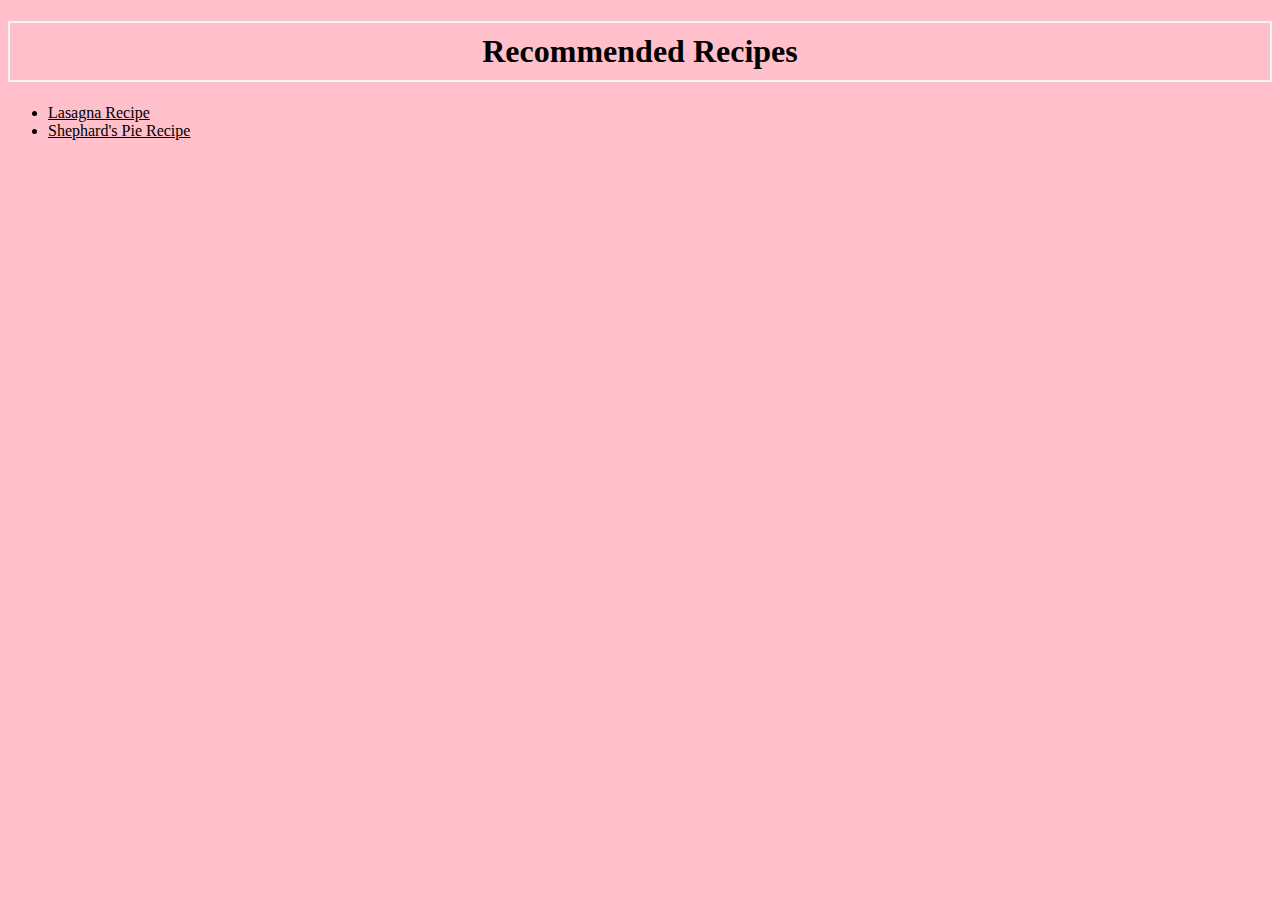
<file: index.html>
<!DOCTYPE html>
<html lang="en">
<head>
    <meta charset="UTF-8">
    <meta http-equiv="X-UA-Compatible" content="IE=edge">
    <meta name="viewport" content="width=device-width, initial-scale=1.0">
    <link rel="stylesheet" href="styles.css">
    <title>Odin Recipes</title>
</head>
<body>
    <h1>Recommended Recipes</h1>
    <ul>
        <li><a href="./recipes/lasagna.html">Lasagna Recipe</a></li>
        <li><a href="./recipes/shephardspie.html">Shephard's Pie Recipe</a></li>
    </ul>
</body>
</html>
</file>
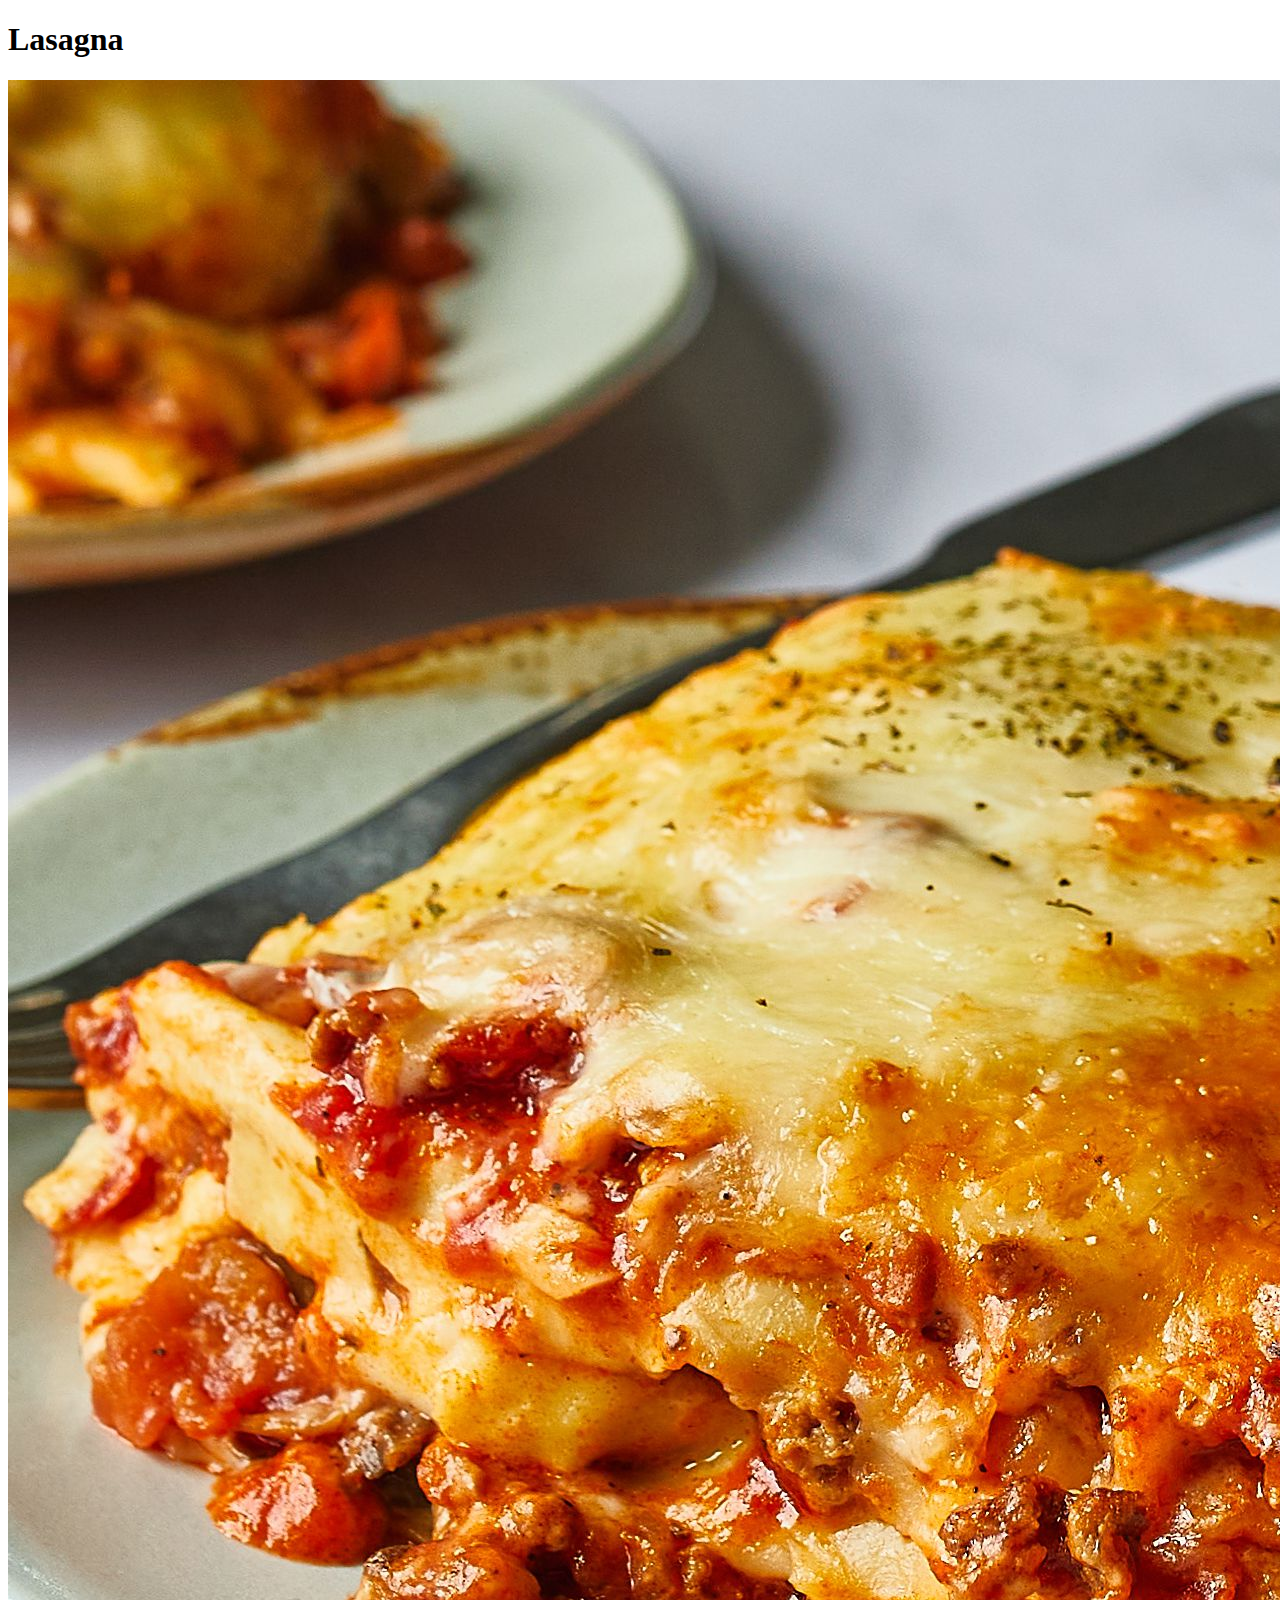
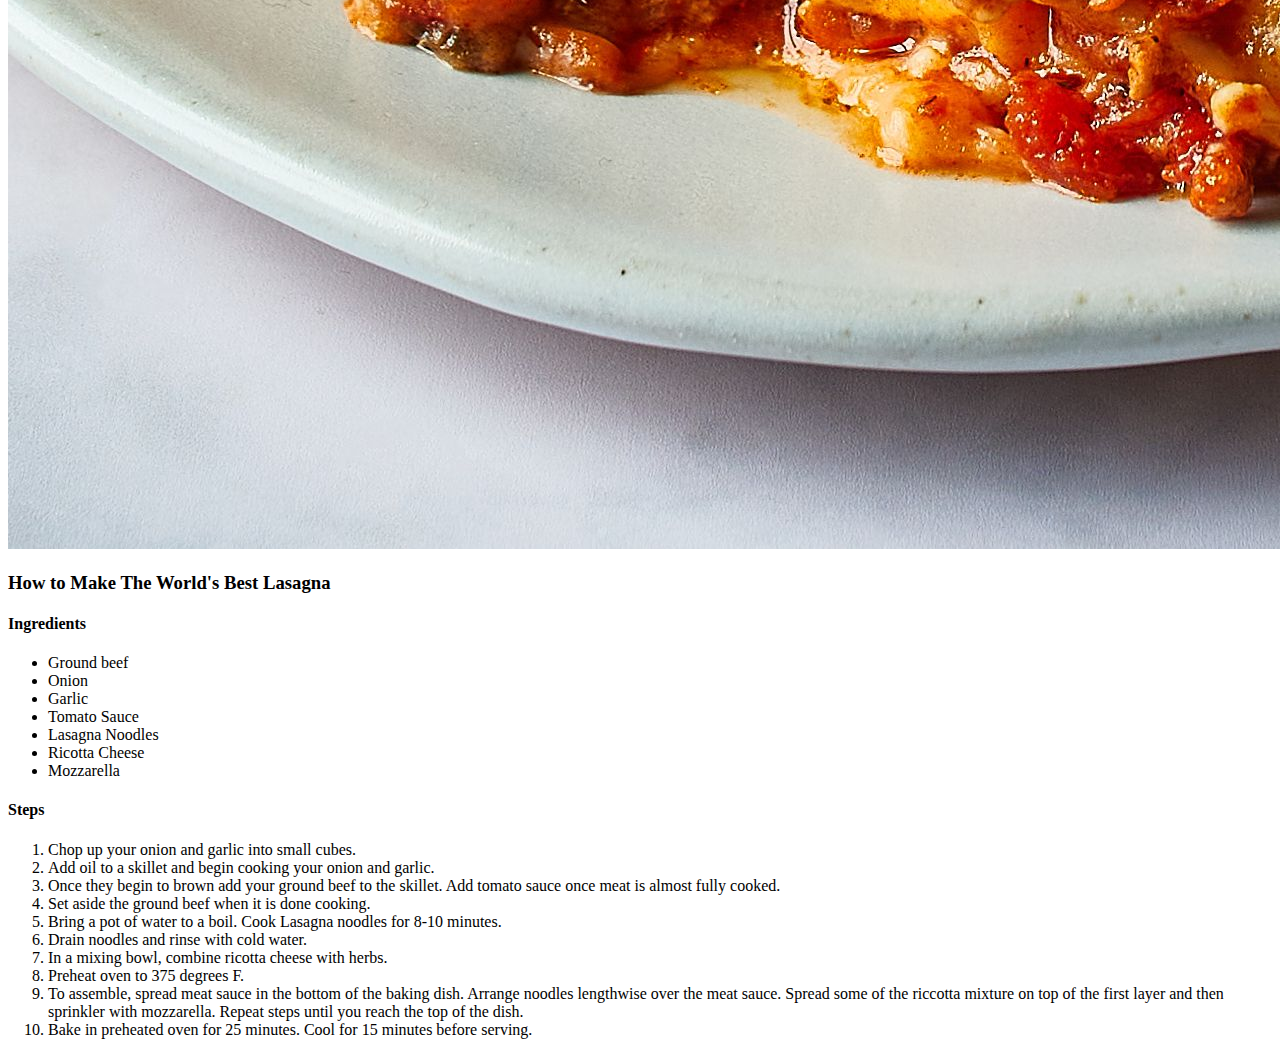
<file: recipes/lasagna.html>
<!DOCTYPE html>
<html lang="en">
<head>
    <meta charset="UTF-8">
    <meta http-equiv="X-UA-Compatible" content="IE=edge">
    <meta name="viewport" content="width=device-width, initial-scale=1.0">
    <title>Lasagna Recipes</title>
</head>
<body>
    <h1>Lasagna</h1>
    <img src="../images/lasagna.jpg" alt="Image of Lasagna">
    <h3>How to Make The World's Best Lasagna</h3>
    <h4>Ingredients</h4>
    <ul>
        <li>Ground beef</li>
        <li>Onion</li>
        <li>Garlic</li>
        <li>Tomato Sauce</li>
        <li>Lasagna Noodles</li>
        <li>Ricotta Cheese</li>
        <li>Mozzarella</li>
    </ul>
    <h4>Steps</h4>
    <ol>
        <li>Chop up your onion and garlic into small cubes.</li>
        <li>Add oil to a skillet and begin cooking your onion and garlic.</li>
        <li>Once they begin to brown add your ground beef to the skillet. Add tomato sauce once meat is almost fully cooked.</li>
        <li>Set aside the ground beef when it is done cooking.</li>
        <li>Bring a pot of water to a boil. Cook Lasagna noodles for 8-10 minutes.</li>
        <li>Drain noodles and rinse with cold water.</li>
        <li>In a mixing bowl, combine ricotta cheese with herbs.</li>
        <li>Preheat oven to 375 degrees F.</li>
        <li>To assemble, spread meat sauce in the bottom of the baking dish. Arrange noodles lengthwise over the meat sauce. Spread some of the riccotta mixture on top of the first layer and then sprinkler with mozzarella. Repeat steps until you reach the top of the dish.</li>
        <li>Bake in preheated oven for 25 minutes. Cool for 15 minutes before serving.</li>
    </ol>
</body>
</html>
</file>
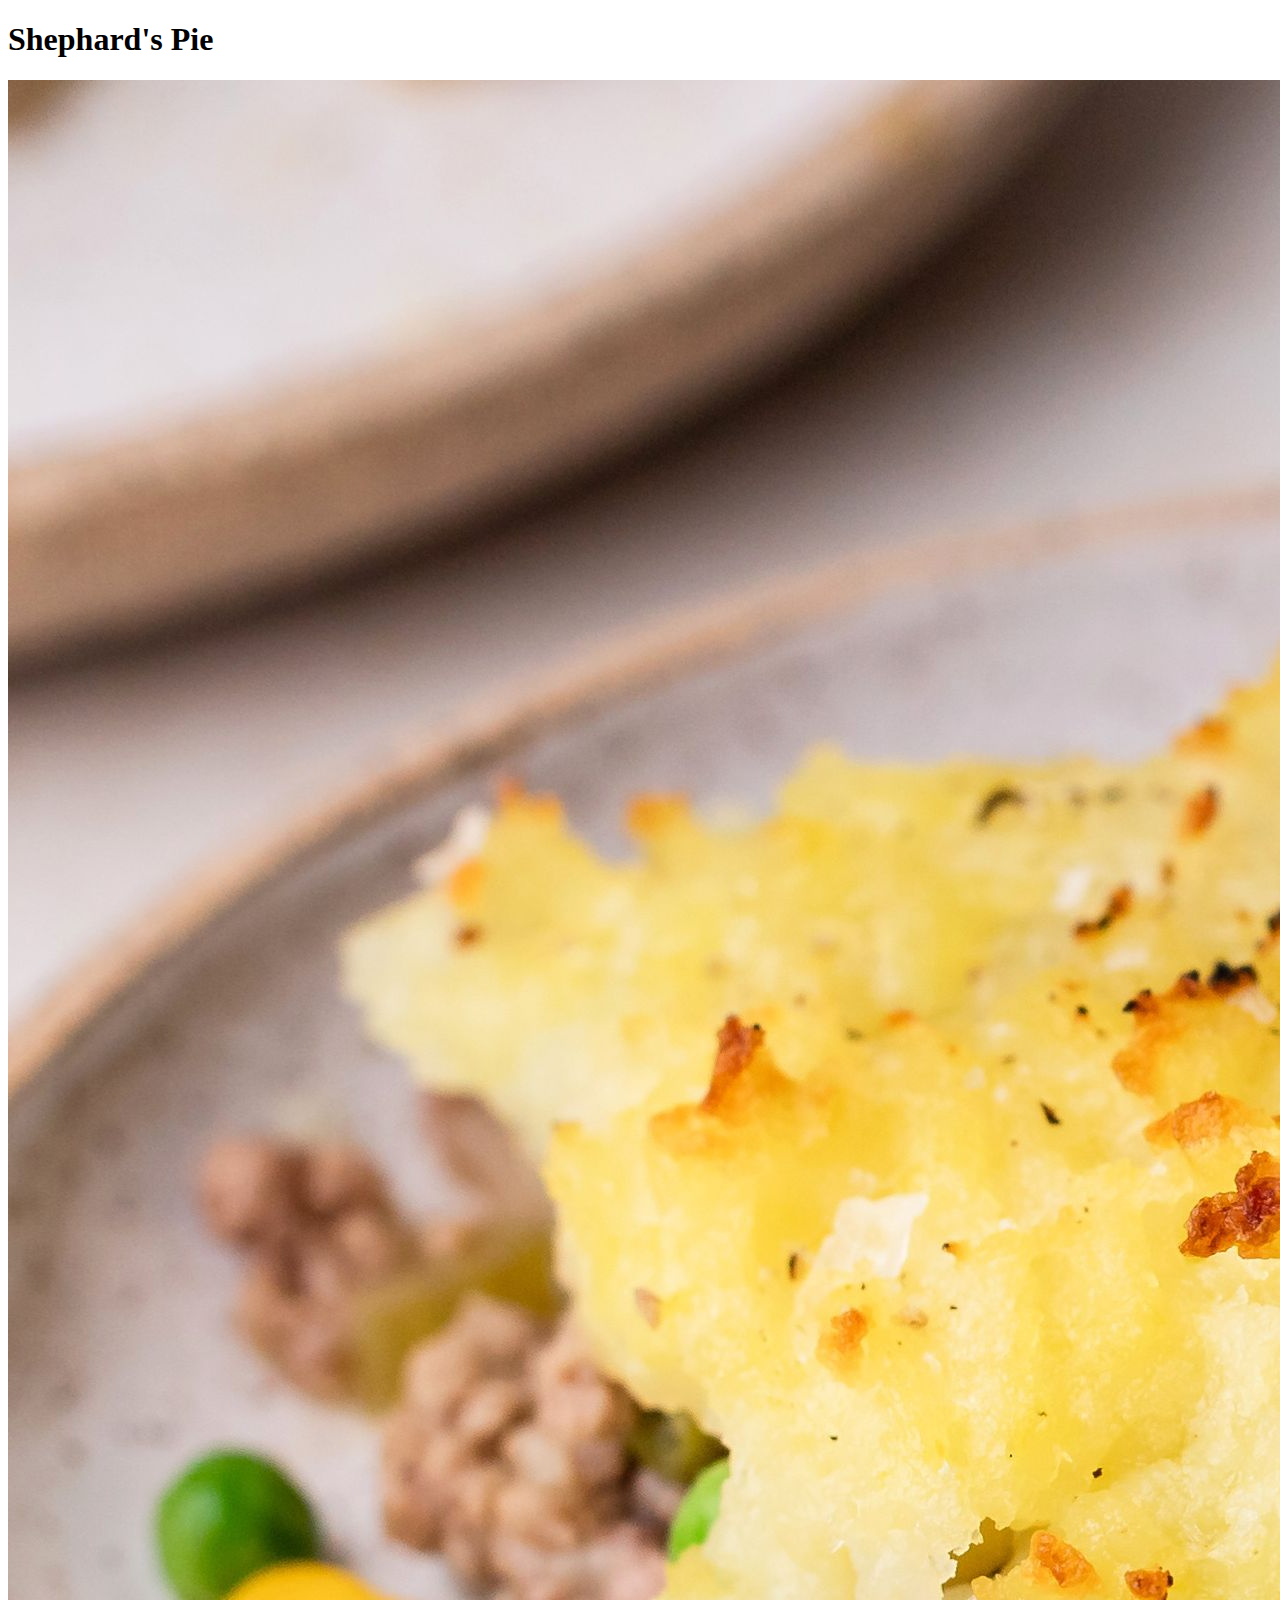
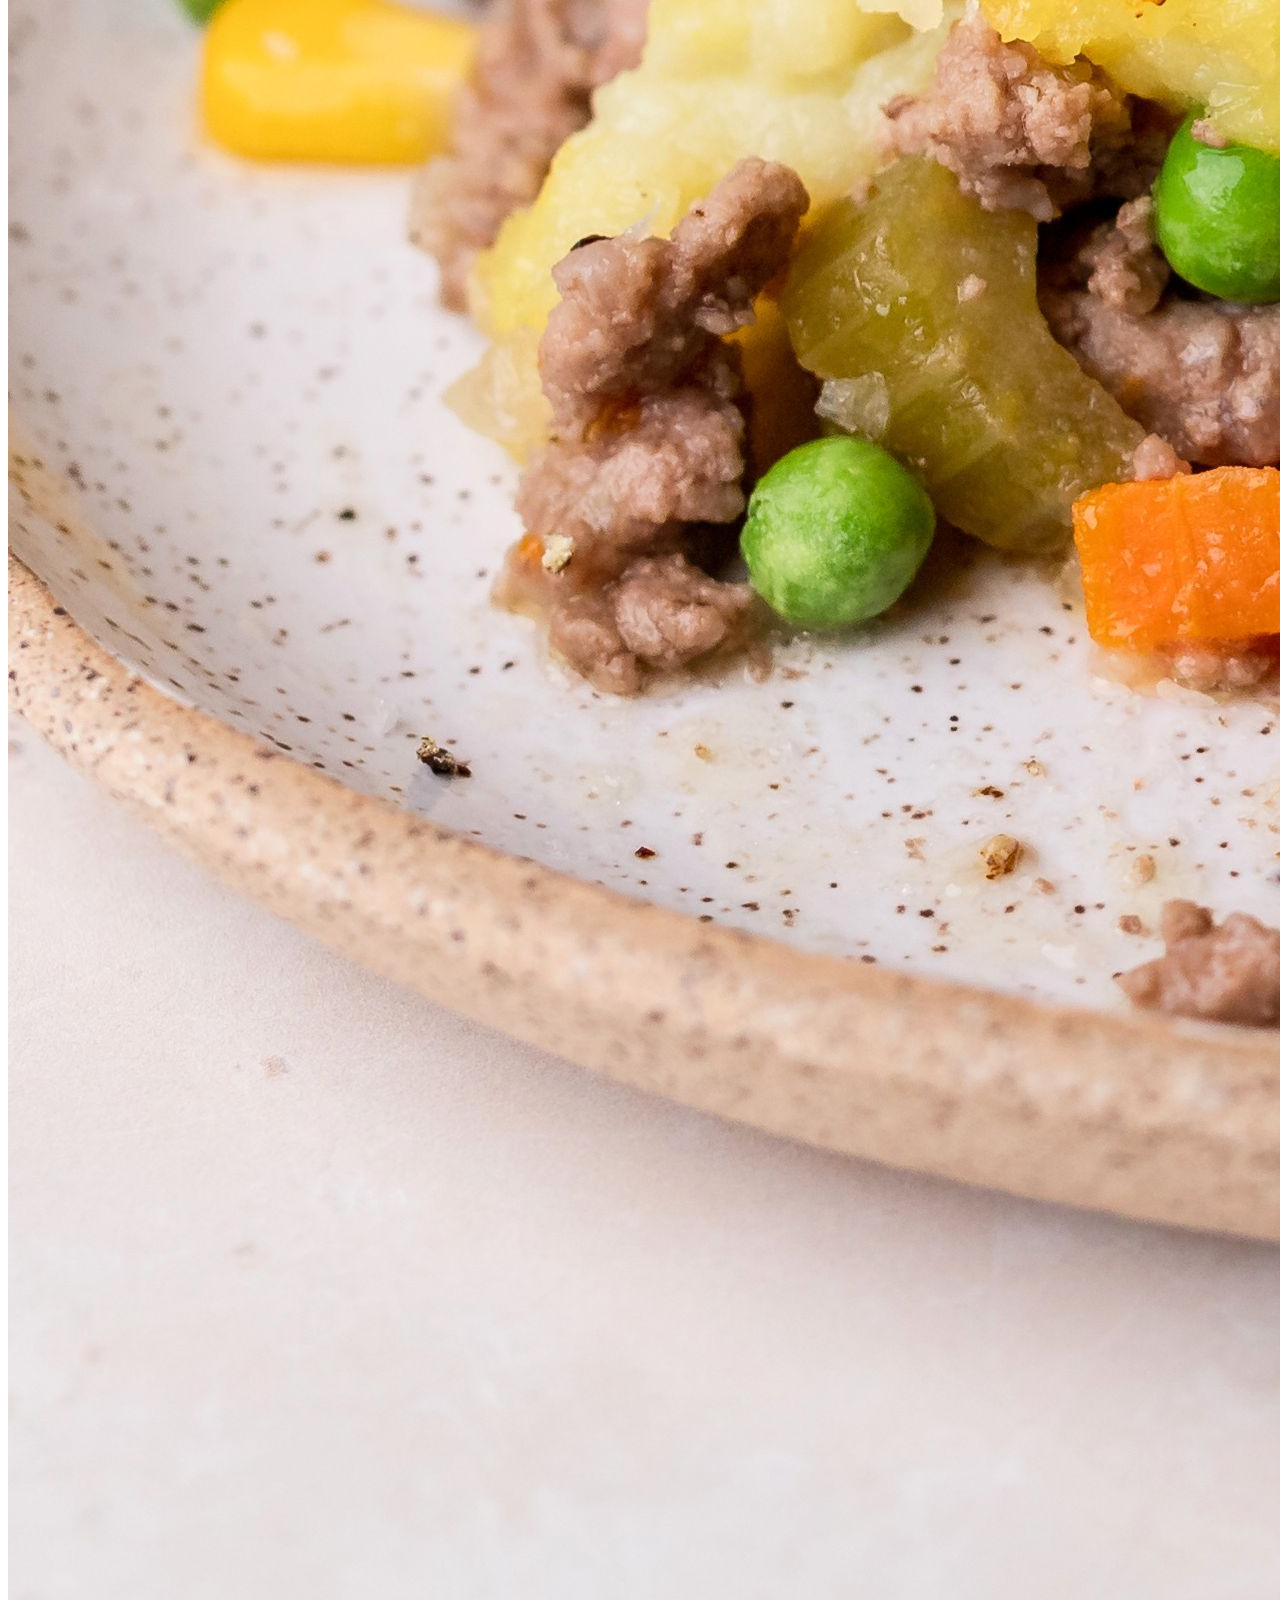
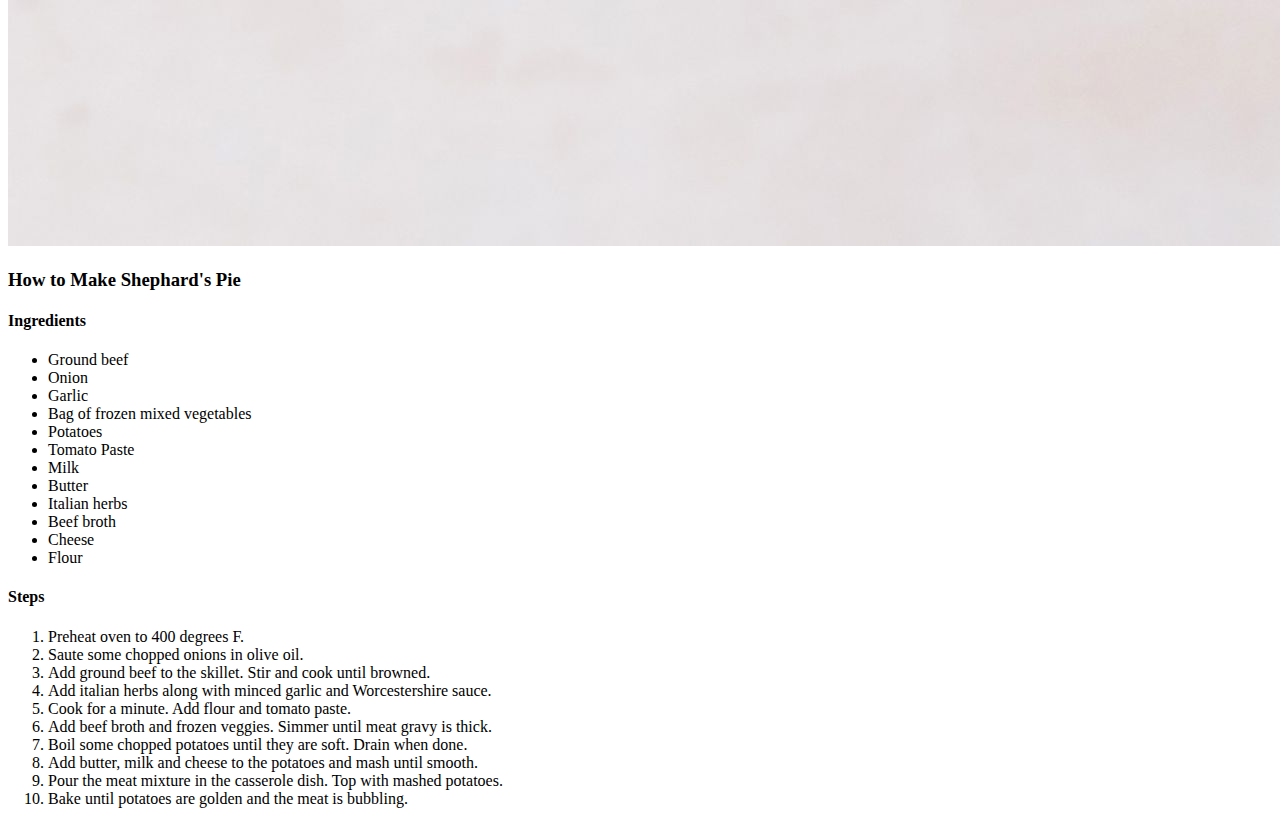
<file: recipes/shephardspie.html>
<!DOCTYPE html>
<html lang="en">
<head>
    <meta charset="UTF-8">
    <meta http-equiv="X-UA-Compatible" content="IE=edge">
    <meta name="viewport" content="width=device-width, initial-scale=1.0">
    <title>Shephard's Pie Recipe</title>
</head>
<body>
    <h1>Shephard's Pie</h1>
    <img src="../images/shephardspie.jpg" alt="Image of Shephard's Pie">
    <h3>How to Make Shephard's Pie</h3>
    <h4>Ingredients</h4>
    <ul>
        <li>Ground beef</li>
        <li>Onion</li>
        <li>Garlic</li>
        <li>Bag of frozen mixed vegetables</li>
        <li>Potatoes</li>
        <li>Tomato Paste</li>
        <li>Milk</li>
        <li>Butter</li>
        <li>Italian herbs</li>
        <li>Beef broth</li>
        <li>Cheese</li>
        <li>Flour</li>
    </ul>
    <h4>Steps</h4>
    <ol>
        <li>Preheat oven to 400 degrees F.</li>
        <li>Saute some chopped onions in olive oil.</li> 
        <li>Add ground beef to the skillet. Stir and cook until browned.</li> 
        <li>Add italian herbs along with minced garlic and Worcestershire sauce.</li> 
        <li>Cook for a minute. Add flour and tomato paste.</li> 
        <li>Add beef broth and frozen veggies. Simmer until meat gravy is thick.</li> 
        <li>Boil some chopped potatoes until they are soft. Drain when done.</li> 
        <li>Add butter, milk and cheese to the potatoes and mash until smooth.</li> 
        <li>Pour the meat mixture in the casserole dish. Top with mashed potatoes.</li> 
        <li>Bake until potatoes are golden and the meat is bubbling.</li> 
    </ol>
</body>
</html>
</file>
<file: styles.css>
body {
    background-color: pink;
    color: black;
    font-style: sans-serif;
}

a {
    color: black;
}

h1 {
    text-align: center;
    border: 2px solid whitesmoke;
    display: inline block center;
    padding: 10px;
}
</file>
